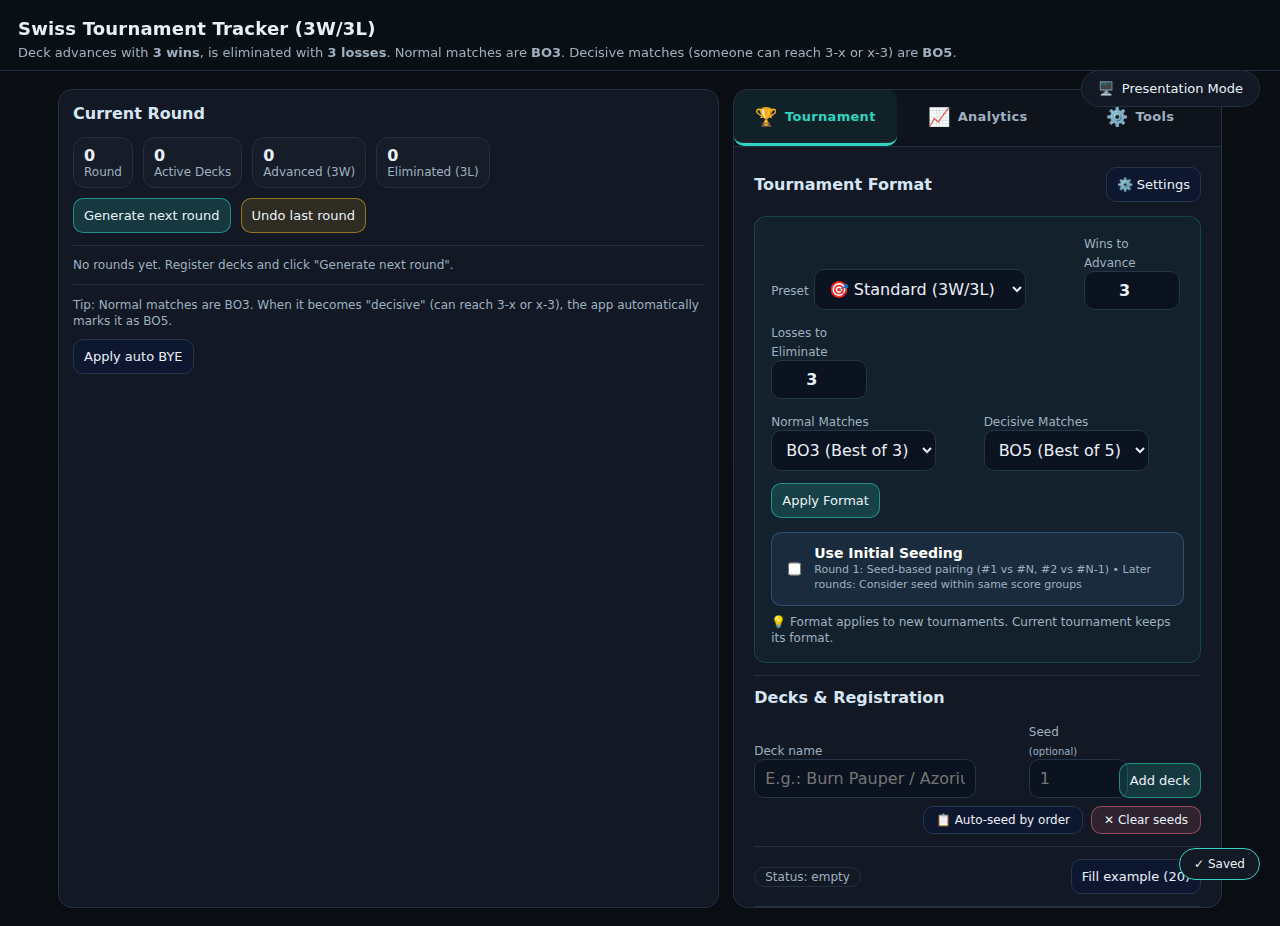
<file: index.html>
<!doctype html>
<html lang="en">
<head>
  <meta charset="utf-8" />
  <meta name="viewport" content="width=device-width,initial-scale=1" />
  <title>Swiss Tournament Tracker (3W/3L)</title>
  <link rel="stylesheet" href="assets/css/styles.css">
</head>
<body>
<header>
  <h1>Swiss Tournament Tracker (3W/3L)</h1>
  <div class="sub">
    Deck advances with <b>3 wins</b>, is eliminated with <b>3 losses</b>. Normal matches are <b>BO3</b>. Decisive matches (someone can reach 3-x or x-3) are <b>BO5</b>.
  </div>
</header>

<main>
  <div class="grid">

    <!-- LEFT PANEL -->
    <section class="card left-panel">
      <!-- Round History Navigator -->
      <div class="history-nav" id="historyNav" style="display: none;">
        <div class="row" style="justify-content: space-between;">
          <div class="round-selector">
            <button id="btnHistoryPrev">◀</button>
            <select id="historyRoundSelect"></select>
            <button id="btnHistoryNext">▶</button>
          </div>
          <button id="btnCloseHistory">✕ Close</button>
        </div>
        <div class="history-content" id="historyContent"></div>
      </div>

      <!-- Swiss Rounds Section -->
      <div id="swissSection">
        <h2>Current Round</h2>
        <div class="row" style="justify-content:space-between; align-items:flex-start;">
          <div class="kpi">
            <div class="k"><div class="n" id="kRound">0</div><div class="l">Round</div></div>
            <div class="k"><div class="n" id="kActive">0</div><div class="l">Active Decks</div></div>
            <div class="k"><div class="n" id="kAdv">0</div><div class="l">Advanced (3W)</div></div>
            <div class="k"><div class="n" id="kElim">0</div><div class="l">Eliminated (3L)</div></div>
          </div>

          <div class="row" style="justify-content:flex-end;">
            <button class="primary" id="btnNextRound">Generate next round</button>
            <button class="warn" id="btnUndoRound">Undo last round</button>
          </div>
        </div>

        <div class="sep"></div>

        <div id="pairsWrap" class="pairs"></div>

        <div class="sep"></div>
        <div class="row" style="justify-content:space-between;">
          <div class="hint">
            Tip: Normal matches are BO3. When it becomes "decisive" (can reach 3-x or x-3), the app automatically marks it as BO5.
          </div>
          <div class="row">
            <button id="btnAutoFinish" title="Marks as BYE if there's an odd deck in any round">Apply auto BYE</button>
          </div>
        </div>
      </div>

      <!-- Playoff Bracket Section (replaces Swiss when active) -->
      <div id="playoffSection" style="display: none;">
        <div class="row" style="justify-content:space-between; align-items:center; margin-bottom: 14px;">
          <h2 style="margin: 0;">🏆 Playoff Bracket</h2>
          <button id="btnCloseBracket" class="warn">← Back to Swiss</button>
        </div>
        <div id="bracketWrap" class="bracket"></div>
      </div>
    </section>

    <!-- RIGHT PANEL - TABS SYSTEM -->
    <aside class="card">
      <!-- Tab Navigation -->
      <div class="tabs-nav">
        <button class="tab-btn active" data-tab="tournament">
          <span class="tab-icon">🏆</span>
          <span class="tab-label">Tournament</span>
        </button>
        <button class="tab-btn" data-tab="analytics" id="btnOpenAnalytics">
          <span class="tab-icon">📈</span>
          <span class="tab-label">Analytics</span>
        </button>
        <button class="tab-btn" data-tab="tools">
          <span class="tab-icon">⚙️</span>
          <span class="tab-label">Tools</span>
        </button>
      </div>

      <!-- Tab Content Container -->
      <div class="tabs-content">
        
        <!-- ============================================
             TAB 1: TOURNAMENT
             ============================================ -->
        <div class="tab-pane active" id="tab-tournament">
          <div class="row" style="justify-content: space-between; align-items: center; margin-bottom: 14px;">
            <h2 style="margin: 0;">Tournament Format</h2>
            <button id="btnToggleFormat" class="format-toggle-btn">⚙️ Settings</button>
          </div>
          
          <div class="format-config hidden" id="formatConfigSection">
            <div class="row" style="gap:12px; align-items:flex-end;">
              <div style="flex:1;">
                <label class="small">Preset</label>
                <select id="formatPreset">
                  <option value="quick">⚡ Quick (2W/2L)</option>
                  <option value="standard" selected>🎯 Standard (3W/3L)</option>
                  <option value="extended">🏆 Extended (4W/4L)</option>
                  <option value="custom">⚙️ Custom</option>
                </select>
              </div>
              <div style="width:100px;">
                <label class="small">Wins to Advance</label>
                <input type="number" id="winsNeeded" min="1" max="10" value="3" />
              </div>
              <div style="width:100px;">
                <label class="small">Losses to Eliminate</label>
                <input type="number" id="lossesNeeded" min="1" max="10" value="3" />
              </div>
            </div>
            <div class="row" style="gap:12px; margin-top:12px; align-items:flex-end;">
              <div style="flex:1;">
                <label class="small">Normal Matches</label>
                <select id="normalFormat">
                  <option value="BO1">BO1 (Best of 1)</option>
                  <option value="BO3" selected>BO3 (Best of 3)</option>
                  <option value="BO5">BO5 (Best of 5)</option>
                </select>
              </div>
              <div style="flex:1;">
                <label class="small">Decisive Matches</label>
                <select id="decisiveFormat">
                  <option value="BO3">BO3 (Best of 3)</option>
                  <option value="BO5" selected>BO5 (Best of 5)</option>
                  <option value="BO7">BO7 (Best of 7)</option>
                </select>
              </div>
              <button id="btnApplyFormat" class="primary">Apply Format</button>
            </div>
            <div style="margin-top:14px; padding:12px; background:rgba(96,165,250,.08); border:1px solid rgba(96,165,250,.3); border-radius:10px;">
              <label style="display:flex; align-items:center; gap:10px; cursor:pointer; user-select:none;">
                <input type="checkbox" id="useSeedingCheckbox" style="width:18px; height:18px; cursor:pointer; accent-color:var(--good);">
                <div>
                  <div style="font-size:14px; font-weight:600; color:#fff;">Use Initial Seeding</div>
                  <div class="hint" style="margin-top:2px; font-size:11px;">
                    Round 1: Seed-based pairing (#1 vs #N, #2 vs #N-1) • Later rounds: Consider seed within same score groups
                  </div>
                </div>
              </label>
            </div>
            <div class="hint" style="margin-top:8px;">
              💡 Format applies to new tournaments. Current tournament keeps its format.
            </div>
          </div>

          <div class="sep"></div>

          <h2>Decks & Registration</h2>

          <div class="row" style="width:100%; gap:10px; align-items:flex-end;">
            <div style="flex:1; min-width:240px;">
              <label class="small">Deck name</label>
              <input id="deckName" placeholder="E.g.: Burn Pauper / Azorius Control / Elves..." />
            </div>
            <div style="width:80px;">
              <label class="small">Seed <span class="hint" style="font-size:10px;">(optional)</span></label>
              <input type="number" id="deckSeed" placeholder="1" min="1" max="999" />
            </div>
            <button class="primary" id="btnAddDeck">Add deck</button>
          </div>

          <div class="row" style="justify-content:flex-end; gap:8px; margin-top:8px;">
            <button id="btnAutoSeed" style="font-size:12px; padding:6px 12px;">📋 Auto-seed by order</button>
            <button id="btnClearSeeds" class="danger" style="font-size:12px; padding:6px 12px;">✕ Clear seeds</button>
          </div>

          <div class="sep"></div>

          <div class="row" style="justify-content:space-between; align-items:center;">
            <span class="pill" id="statusPill">Status: empty</span>
            <div class="row">
              <button id="btnSeedExample">Fill example (20)</button>
            </div>
          </div>

          <div class="sep"></div>

          <h2 style="margin-top:0;">Standings</h2>
          <div style="max-height:400px; overflow:auto; border-radius:12px; border:1px solid #1f2a3b;">
            <table id="decksTable">
              <thead>
                <tr>
                  <th id="seedHeader" style="width:50px; display:none;">Seed</th>
                  <th>Deck</th>
                  <th class="right">W-L</th>
                  <th>Status</th>
                  <th class="right">Actions</th>
                </tr>
              </thead>
              <tbody></tbody>
            </table>
          </div>

          <div class="sep"></div>

          <h2>Playoff Bracket</h2>
          <div class="row">
            <select id="bracketSize">
              <option value="4">Top 4</option>
              <option value="8" selected>Top 8</option>
            </select>
            <button class="primary" id="btnBuildBracket">Build bracket</button>
            <button id="btnSimBracket">Simulate</button>
          </div>
          <div class="hint" style="margin-top:8px;">
            Bracket uses performance seeding (#1 vs #8, etc.) and appears on the left panel.
          </div>

          <div class="sep"></div>
          <h2>Activity Log</h2>
          <div id="log" class="log"></div>
        </div>

        <!-- ============================================
             TAB 2: ANALYTICS (NEW!)
             ============================================ -->
        <div class="tab-pane" id="tab-analytics">
          <h2>Performance Analytics</h2>
          
          <div class="analytics-grid">
            <!-- Win Rate Chart -->
            <div class="chart-card">
              <h3>📊 Win Rate by Deck</h3>
              <div id="chartWinRate" class="chart-container"></div>
            </div>

            <!-- Progress Chart -->
            <div class="chart-card">
              <h3>📈 Wins Progression</h3>
              <div id="chartProgress" class="chart-container"></div>
            </div>

            <!-- Status Distribution -->
            <div class="chart-card">
              <h3>🎯 Status Distribution</h3>
              <div id="chartStatus" class="chart-container"></div>
            </div>

            <!-- Head to Head -->
            <div class="chart-card full-width">
              <h3>🔥 Head-to-Head Matrix</h3>
              <div id="chartHeadToHead" class="chart-container"></div>
            </div>

            <!-- Top Performers -->
            <div class="chart-card full-width">
              <h3>🏆 Top Performers</h3>
              <div id="leaderboard" class="leaderboard"></div>
            </div>
          </div>
        </div>

        <!-- ============================================
             TAB 3: TOOLS
             ============================================ -->
        <div class="tab-pane" id="tab-tools">
          <h2>Tournament Tools</h2>

          <!-- Round Timer -->
          <details class="tool-section">
            <summary>⏱️ Round Timer</summary>
            <div class="timer-widget-compact" id="timerWidget">
              <div class="timer-display" id="timerDisplay">00:00</div>
              <div class="timer-controls">
                <button class="primary" id="btnTimerStart">Start</button>
                <button class="warn" id="btnTimerPause">Pause</button>
                <button id="btnTimerReset">Reset</button>
              </div>
              <div class="timer-presets">
                <button data-minutes="30">30m</button>
                <button data-minutes="45">45m</button>
                <button data-minutes="60">60m</button>
                <button data-minutes="90">90m</button>
              </div>
            </div>
          </details>

          <div class="sep"></div>

          <!-- History -->
          <details class="tool-section">
            <summary>📜 Round History</summary>
            <div class="tool-content">
              <button id="btnViewHistory" class="primary" style="width:100%;">View Round History</button>
              <p class="hint" style="margin-top:8px;">Browse through all previous rounds and their results.</p>
            </div>
          </details>

          <div class="sep"></div>

          <!-- Tournament Archive -->
          <details class="tool-section">
            <summary>🏆 Tournament Archive</summary>
            <div class="archive-section">
              <div class="row" style="justify-content: space-between; align-items: center; margin-bottom:10px;">
                <div class="row">
                  <button class="primary" id="btnSaveTournament">Save Current</button>
                  <button id="btnCompare">Compare</button>
                </div>
              </div>
              <div class="tournament-list" id="tournamentList"></div>
            </div>
          </details>

          <!-- Comparison View (hidden by default) -->
          <div id="comparisonView" style="display: none;">
            <div class="sep"></div>
            <div class="row" style="justify-content: space-between; align-items: center;">
              <h3 style="margin: 0;">📊 Tournament Comparison</h3>
              <button id="btnCloseComparison">Close</button>
            </div>
            <div class="comparison-grid" id="comparisonGrid"></div>
          </div>

          <div class="sep"></div>

          <!-- Backup/Export -->
          <details class="tool-section">
            <summary>💾 Backup & Export</summary>
            <div class="tool-content">
              <div class="row">
                <button id="btnExport">Export JSON</button>
                <button id="btnDownload">Download</button>
                <button id="btnImport">Import</button>
              </div>
              <textarea id="jsonBox" rows="6" style="width:100%; margin-top:10px;" placeholder="Export appears here. To import, paste and click Import."></textarea>
            </div>
          </details>

          <div class="sep"></div>

          <!-- Reset Options -->
          <details class="tool-section">
            <summary>🔄 Reset Options</summary>
            <div class="tool-content">
              <button class="warn" id="btnResetTournament" style="width:100%; margin-bottom:8px;">Reset Tournament (Keep Decks)</button>
              <button class="danger" id="btnResetAll" style="width:100%;">Reset Everything</button>
              <p class="hint" style="margin-top:8px;">Reset Tournament clears rounds/bracket but keeps decks.</p>
            </div>
          </details>
        </div>

      </div>
    </aside>

  </div>
</main>

<!-- Toast Notifications Container -->
<div class="toast-container" id="toastContainer"></div>

<!-- Auto-save Indicator -->
<div class="save-indicator" id="saveIndicator">
  <div class="spinner"></div>
  <span class="text">Saving...</span>
</div>

<!-- Presentation Mode Toggle -->
<div class="presentation-toggle" id="presentationToggle">
  <span id="presentationIcon">🖥️</span>
  <span id="presentationText">Presentation Mode</span>
</div>

<!-- Analytics Fullscreen Mode -->
<div class="analytics-fullscreen" id="analyticsFullscreen" style="display: none;">
  <div class="analytics-header">
    <div class="analytics-title">
      <h1>📊 Performance Analytics</h1>
      <p class="analytics-subtitle">Interactive tournament statistics and visualizations</p>
    </div>
    <button class="analytics-close" id="btnCloseAnalytics">✕ Close</button>
  </div>

  <div class="analytics-controls">
    <div class="deck-selector">
      <h3>Select Decks to Display:</h3>
      <div class="deck-chips" id="deckChips"></div>
    </div>
    <div class="chart-options">
      <label>
        <input type="checkbox" id="showWinRate" checked> Win Rate Chart
      </label>
      <label>
        <input type="checkbox" id="showProgress" checked> Progress Chart
      </label>
      <label>
        <input type="checkbox" id="showHeadToHead" checked> Head-to-Head
      </label>
    </div>
  </div>

  <div class="analytics-main">
    <!-- Large Charts -->
    <div class="chart-large" id="chartWinRateLarge" style="display: none;"></div>
    <div class="chart-large" id="chartProgressLarge" style="display: none;"></div>
    <div class="chart-large" id="chartHeadToHeadLarge" style="display: none;"></div>
    
    <!-- Stats Summary -->
    <div class="stats-summary" id="statsSummary"></div>
  </div>
</div>

<script src="assets/js/app.js"></script>

<!--
HOW TO RUN LOCALLY AT THE OFFICE
1) Save these files (index.html, styles.css, app.js) in the same folder.
2) Open with double-click (Chrome/Edge/Firefox).
3) If you want it on the network/local with URL:
   - On the PC that will "host", open terminal in the folder and run:
     python -m http.server 8080
   - On another PC in the network, access: http://PC_IP:8080/
-->
</body>
</html>
</file>
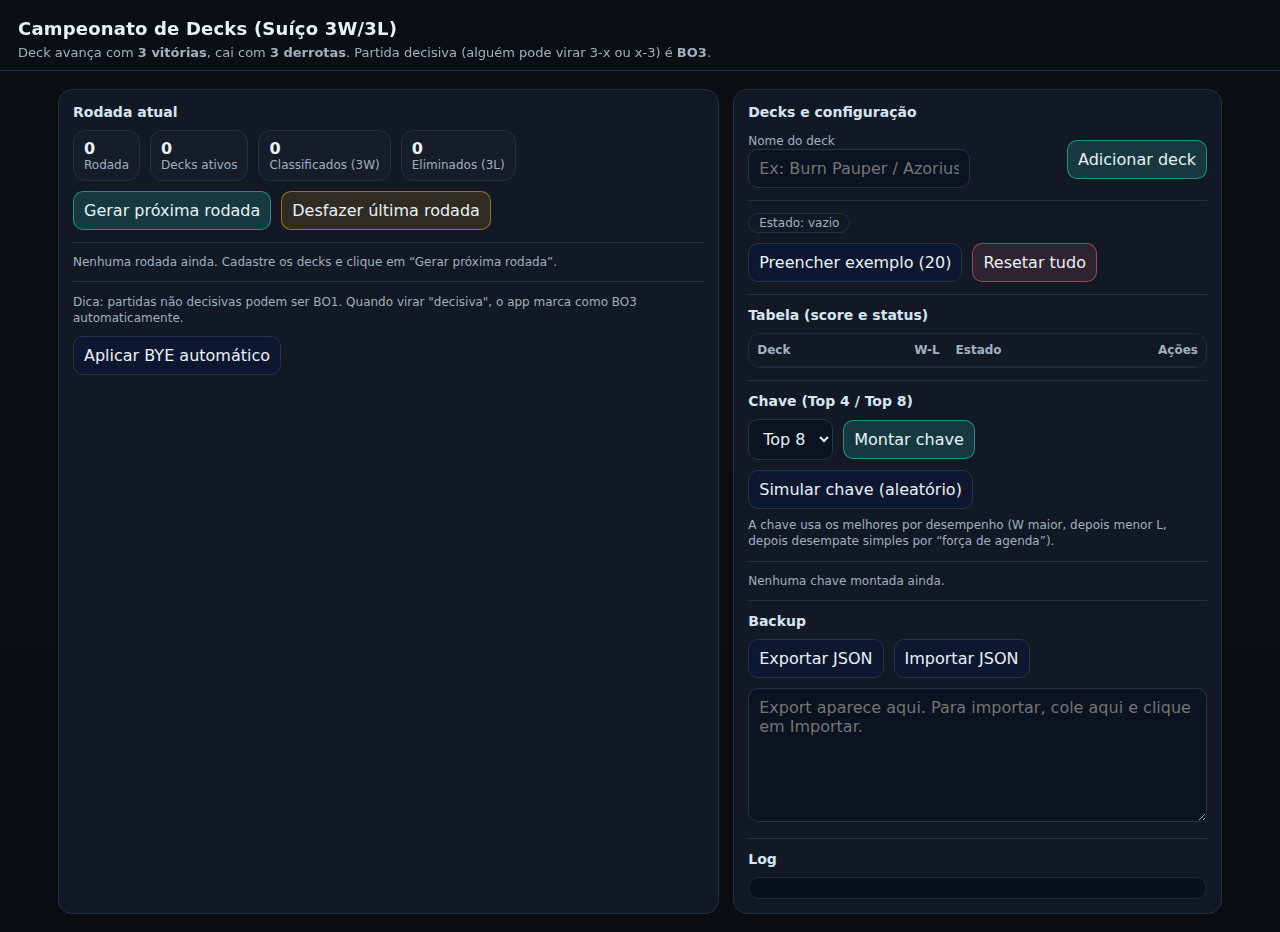
<file: index.backup.html>
<!doctype html>
<html lang="pt-BR">
<head>
  <meta charset="utf-8" />
  <meta name="viewport" content="width=device-width,initial-scale=1" />
  <title>Campeonato de Decks (Suíço 3W/3L)</title>
  <style>
    :root{ --bg:#0b0f14; --card:#121824; --muted:#9fb0c0; --text:#e9f1f8; --line:#233041; --good:#2dd4bf; --bad:#fb7185; --warn:#fbbf24; }
    *{ box-sizing:border-box; }
    body{ margin:0; font-family:system-ui,-apple-system,Segoe UI,Roboto,Arial; background:linear-gradient(180deg,#0b0f14,#0a0d12); color:var(--text); }
    header{ padding:18px 18px 10px; border-bottom:1px solid var(--line); position:sticky; top:0; background:rgba(11,15,20,.92); backdrop-filter: blur(10px); z-index:10; }
    header h1{ margin:0; font-size:18px; letter-spacing:.2px; }
    header .sub{ margin-top:6px; color:var(--muted); font-size:13px; }
    main{ padding:18px; max-width:1200px; margin:0 auto; }
    .grid{ display:grid; gap:14px; grid-template-columns: 1.15fr .85fr; }
    @media (max-width: 980px){ .grid{ grid-template-columns: 1fr; } }
    .card{ background:var(--card); border:1px solid var(--line); border-radius:14px; padding:14px; }
    .card h2{ margin:0 0 10px; font-size:14px; color:#d6e5f3; }
    .row{ display:flex; gap:10px; flex-wrap:wrap; align-items:center; }
    input, button, select, textarea{
      font:inherit; color:var(--text); background:#0b1220; border:1px solid #263449;
      border-radius:10px; padding:9px 10px;
    }
    input:focus, select:focus, textarea:focus{ outline:2px solid rgba(45,212,191,.25); border-color: rgba(45,212,191,.55); }
    button{ cursor:pointer; background:#0e1730; }
    button:hover{ border-color:#3b536e; }
    button.primary{ background:rgba(45,212,191,.18); border-color:rgba(45,212,191,.55); }
    button.danger{ background:rgba(251,113,133,.12); border-color:rgba(251,113,133,.5); }
    button.warn{ background:rgba(251,191,36,.12); border-color:rgba(251,191,36,.5); }
    .pill{ display:inline-flex; gap:6px; align-items:center; padding:2px 10px; border-radius:999px; border:1px solid var(--line); color:var(--muted); font-size:12px; }
    .pill.good{ border-color:rgba(45,212,191,.55); color:#bff7ee; background:rgba(45,212,191,.08); }
    .pill.bad{ border-color:rgba(251,113,133,.5); color:#ffd2da; background:rgba(251,113,133,.08); }
    .pill.warn{ border-color:rgba(251,191,36,.55); color:#ffe7b0; background:rgba(251,191,36,.08); }
    .muted{ color:var(--muted); font-size:12px; }
    .sep{ height:1px; background:var(--line); margin:12px 0; }
    table{ width:100%; border-collapse:collapse; }
    th, td{ border-bottom:1px solid #1c2736; padding:9px 8px; vertical-align:top; text-align:left; }
    th{ font-size:12px; color:var(--muted); font-weight:600; }
    td{ font-size:13px; }
    .right{ text-align:right; }
    .small{ font-size:12px; color:var(--muted); }
    .pairs{ display:grid; gap:10px; }
    .pair{
      border:1px solid #1f2a3b; border-radius:14px; padding:12px;
      background:linear-gradient(180deg, rgba(255,255,255,.02), rgba(255,255,255,0));
    }
    .pair .top{ display:flex; justify-content:space-between; gap:10px; align-items:center; }
    .pair .names{ display:flex; flex-direction:column; gap:4px; }
    .pair .names b{ font-size:14px; }
    .pair .names span{ font-size:12px; color:var(--muted); }
    .pair .controls{ display:flex; gap:8px; align-items:center; flex-wrap:wrap; justify-content:flex-end; }
    .badge{ font-size:12px; padding:2px 8px; border-radius:999px; border:1px solid var(--line); color:var(--muted); }
    .badge.bo3{ border-color:rgba(251,191,36,.55); color:#ffe7b0; background:rgba(251,191,36,.08); }
    .badge.bo1{ border-color:rgba(159,176,192,.35); background:rgba(159,176,192,.05); }
    .log{ white-space:pre-wrap; font-family: ui-monospace, SFMono-Regular, Menlo, Monaco, Consolas, "Liberation Mono", "Courier New"; font-size:12px; color:#cfe0f0; background:#0a101b; border:1px solid #1f2a3b; border-radius:12px; padding:10px; max-height:220px; overflow:auto; }
    .kpi{ display:flex; gap:10px; flex-wrap:wrap; }
    .kpi .k{ padding:8px 10px; border-radius:12px; border:1px solid var(--line); background:rgba(255,255,255,.02); }
    .k .n{ font-size:16px; font-weight:700; }
    .k .l{ font-size:12px; color:var(--muted); }
    .bracket{ display:grid; gap:10px; grid-template-columns:1fr; }
    .bracket .match{ border:1px solid #1f2a3b; border-radius:14px; padding:12px; }
    .match .line{ display:flex; justify-content:space-between; gap:10px; padding:6px 0; border-bottom:1px dashed #1c2736; }
    .match .line:last-child{ border-bottom:none; }
    .winner{ color:#bff7ee; font-weight:700; }
    .loser{ color:#ffd2da; }
    .hint{ font-size:12px; color:var(--muted); line-height:1.35; }
  </style>
</head>
<body>
<header>
  <h1>Campeonato de Decks (Suíço 3W/3L)</h1>
  <div class="sub">
    Deck avança com <b>3 vitórias</b>, cai com <b>3 derrotas</b>. Partida decisiva (alguém pode virar 3-x ou x-3) é <b>BO3</b>.
  </div>
</header>

<main>
  <div class="grid">

    <!-- ESQUERDA -->
    <section class="card">
      <h2>Rodada atual</h2>
      <div class="row" style="justify-content:space-between; align-items:flex-start;">
        <div class="kpi">
          <div class="k"><div class="n" id="kRound">0</div><div class="l">Rodada</div></div>
          <div class="k"><div class="n" id="kActive">0</div><div class="l">Decks ativos</div></div>
          <div class="k"><div class="n" id="kAdv">0</div><div class="l">Classificados (3W)</div></div>
          <div class="k"><div class="n" id="kElim">0</div><div class="l">Eliminados (3L)</div></div>
        </div>

        <div class="row" style="justify-content:flex-end;">
          <button class="primary" id="btnNextRound">Gerar próxima rodada</button>
          <button class="warn" id="btnUndoRound">Desfazer última rodada</button>
        </div>
      </div>

      <div class="sep"></div>

      <div id="pairsWrap" class="pairs"></div>

      <div class="sep"></div>
      <div class="row" style="justify-content:space-between;">
        <div class="hint">
          Dica: partidas não decisivas podem ser BO1. Quando virar "decisiva", o app marca como BO3 automaticamente.
        </div>
        <div class="row">
          <button id="btnAutoFinish" title="Marca como bye se sobrar deck ímpar em alguma rodada">Aplicar BYE automático</button>
        </div>
      </div>
    </section>

    <!-- DIREITA -->
    <aside class="card">
      <h2>Decks e configuração</h2>

      <div class="row" style="width:100%;">
        <div style="flex:1; min-width:240px;">
          <label class="small">Nome do deck</label>
          <input id="deckName" placeholder="Ex: Burn Pauper / Azorius Control / Elfos..." />
        </div>
        <div style="display:flex; gap:10px; align-items:flex-end;">
          <button class="primary" id="btnAddDeck">Adicionar deck</button>
        </div>
      </div>

      <div class="sep"></div>

      <div class="row" style="justify-content:space-between; align-items:center;">
        <span class="pill" id="statusPill">Estado: vazio</span>
        <div class="row">
          <button id="btnSeedExample">Preencher exemplo (20)</button>
          <button class="danger" id="btnResetAll">Resetar tudo</button>
        </div>
      </div>

      <div class="sep"></div>

      <h2 style="margin-top:0;">Tabela (score e status)</h2>
      <div style="max-height:360px; overflow:auto; border-radius:12px; border:1px solid #1f2a3b;">
        <table id="decksTable">
          <thead>
            <tr>
              <th>Deck</th>
              <th class="right">W-L</th>
              <th>Estado</th>
              <th class="right">Ações</th>
            </tr>
          </thead>
          <tbody></tbody>
        </table>
      </div>

      <div class="sep"></div>

      <h2>Chave (Top 4 / Top 8)</h2>
      <div class="row">
        <select id="bracketSize">
          <option value="4">Top 4</option>
          <option value="8" selected>Top 8</option>
        </select>
        <button class="primary" id="btnBuildBracket">Montar chave</button>
        <button id="btnSimBracket">Simular chave (aleatório)</button>
      </div>
      <div class="hint" style="margin-top:8px;">
        A chave usa os melhores por desempenho (W maior, depois menor L, depois desempate simples por “força de agenda”).
      </div>
      <div class="sep"></div>
      <div id="bracketWrap" class="bracket"></div>

      <div class="sep"></div>

      <h2>Backup</h2>
      <div class="row">
        <button id="btnExport">Exportar JSON</button>
        <button id="btnImport">Importar JSON</button>
      </div>
      <textarea id="jsonBox" rows="6" style="width:100%; margin-top:10px;" placeholder="Export aparece aqui. Para importar, cole aqui e clique em Importar."></textarea>

      <div class="sep"></div>
      <h2>Log</h2>
      <div id="log" class="log"></div>
    </aside>

  </div>
</main>

<script>
(() => {
  // =========================
  // Storage + State
  // =========================
  const LS_KEY = "swiss_decks_3w3l_v1";

  /** @typedef {{
   *  id: string,
   *  name: string,
   *  wins: number,
   *  losses: number,
   *  status: 'active'|'advanced'|'eliminated',
   *  opponents: string[],
   *  byeCount: number
   * }} Deck */

  /** @typedef {{
   *  round: number,
   *  pairs: Array<{
   *    id: string,
   *    a: string,
   *    b: string|null,
   *    format: 'BO1'|'BO3',
   *    result: 'A'|'B'|'BYE'|null
   *  }>,
   *  createdAt: number
   * }} Round */

  /** @typedef {{
   *  decks: Deck[],
   *  rounds: Round[],
   *  bracket: any|null,
   *  log: string[]
   * }} AppState */

  /** @type {AppState} */
  let state = load() ?? {
    decks: [],
    rounds: [],
    bracket: null,
    log: []
  };

  // =========================
  // DOM
  // =========================
  const $ = (sel) => document.querySelector(sel);

  const deckName = $("#deckName");
  const btnAddDeck = $("#btnAddDeck");
  const btnSeedExample = $("#btnSeedExample");
  const btnResetAll = $("#btnResetAll");

  const btnNextRound = $("#btnNextRound");
  const btnUndoRound = $("#btnUndoRound");
  const btnAutoFinish = $("#btnAutoFinish");

  const pairsWrap = $("#pairsWrap");
  const decksTable = $("#decksTable tbody");
  const statusPill = $("#statusPill");

  const kRound = $("#kRound");
  const kActive = $("#kActive");
  const kAdv = $("#kAdv");
  const kElim = $("#kElim");

  const bracketSize = $("#bracketSize");
  const btnBuildBracket = $("#btnBuildBracket");
  const btnSimBracket = $("#btnSimBracket");
  const bracketWrap = $("#bracketWrap");

  const btnExport = $("#btnExport");
  const btnImport = $("#btnImport");
  const jsonBox = $("#jsonBox");

  const logEl = $("#log");

  // =========================
  // Helpers
  // =========================
  const uid = () => Math.random().toString(16).slice(2) + "-" + Date.now().toString(16);
  const now = () => Date.now();

  function save() {
    localStorage.setItem(LS_KEY, JSON.stringify(state));
  }
  function load() {
    try {
      const raw = localStorage.getItem(LS_KEY);
      if (!raw) return null;
      return JSON.parse(raw);
    } catch {
      return null;
    }
  }

  function log(msg) {
    const stamp = new Date().toLocaleString("pt-BR");
    state.log.push(`[${stamp}] ${msg}`);
    if (state.log.length > 200) state.log.shift();
    save();
    renderLog();
  }

  function clampStatus(deck) {
    if (deck.wins >= 3) deck.status = "advanced";
    else if (deck.losses >= 3) deck.status = "eliminated";
    else deck.status = "active";
  }

  function getDeck(id) {
    return state.decks.find(d => d.id === id) || null;
  }

  function isActive(deck) {
    return deck.status === "active";
  }

  // decisiva se alguém pode fechar 3W ou cair na 3ª derrota
  function isDecisive(a, b) {
    const da = getDeck(a);
    const db = b ? getDeck(b) : null;
    if (!da) return false;
    const aDec = (da.wins === 2 || da.losses === 2);
    const bDec = db ? (db.wins === 2 || db.losses === 2) : false;
    return aDec || bDec;
  }

  // Força de agenda (desempate simples): soma das vitórias dos oponentes
  function sos(deck) {
    let s = 0;
    for (const oid of deck.opponents) {
      const od = getDeck(oid);
      if (od) s += od.wins;
    }
    return s;
  }

  function sortedDecksForTable() {
    const copy = [...state.decks];
    copy.sort((x, y) => {
      // advanced primeiro? melhor só ordenar por desempenho
      if (y.wins !== x.wins) return y.wins - x.wins;
      if (x.losses !== y.losses) return x.losses - y.losses;
      const sx = sos(x), sy = sos(y);
      if (sy !== sx) return sy - sx;
      return x.name.localeCompare(y.name);
    });
    return copy;
  }

  function activeDecks() {
    return state.decks.filter(d => d.status === "active");
  }

  function canGenerateRound() {
    return activeDecks().length >= 2;
  }

  function lastRound() {
    if (state.rounds.length === 0) return null;
    return state.rounds[state.rounds.length - 1];
  }

  // Check se round atual está completo (todos pares com resultado)
  function currentRoundComplete() {
    const r = lastRound();
    if (!r) return true;
    return r.pairs.every(p => p.result !== null);
  }

  // =========================
  // Pairing (Swiss)
  // =========================
  function makeSwissPairs() {
    // Pré-condição: round anterior completo ou não existe
    if (!currentRoundComplete()) {
      alert("Finalize os resultados da rodada atual antes de gerar a próxima.");
      return null;
    }

    const act = activeDecks();
    if (act.length < 2) {
      alert("Não há decks ativos suficientes para parear.");
      return null;
    }

    // Agrupar por (wins, losses) como score group
    // Ordena por desempenho geral + SoS para estabilidade
    const ordered = [...act].sort((a,b) => {
      if (b.wins !== a.wins) return b.wins - a.wins;
      if (a.losses !== b.losses) return a.losses - b.losses;
      const sa = sos(a), sb = sos(b);
      if (sb !== sa) return sb - sa;
      return a.name.localeCompare(b.name);
    });

    // Tenta evitar repetir confrontos
    const used = new Set();
    const pairs = [];

    // Helper para achar o melhor adversário disponível
    function pickOpponent(i) {
      const A = ordered[i];
      // tenta priorizar mesma pontuação (wins-losses)
      const candidates = [];
      for (let j=i+1; j<ordered.length; j++) {
        const B = ordered[j];
        if (used.has(B.id)) continue;
        candidates.push(B);
      }
      // scoring: mesma bracket primeiro, depois evitar repetição, depois proximidade de desempenho, depois SoS
      candidates.sort((b1, b2) => {
        const s1 = pairScore(A, b1);
        const s2 = pairScore(A, b2);
        return s2 - s1;
      });
      return candidates[0] || null;
    }

    function pairScore(A, B) {
      let score = 0;
      const sameWL = (A.wins === B.wins && A.losses === B.losses);
      const diff = Math.abs((A.wins - A.losses) - (B.wins - B.losses));
      const already = A.opponents.includes(B.id);
      if (sameWL) score += 100;
      score += Math.max(0, 40 - diff*10);
      if (!already) score += 60; else score -= 120;
      // leve ajuste por SoS
      score += Math.max(-10, Math.min(10, sos(B) - sos(A)));
      return score;
    }

    for (let i=0; i<ordered.length; i++) {
      const A = ordered[i];
      if (used.has(A.id)) continue;

      used.add(A.id);
      const opp = pickOpponent(i);
      if (opp) {
        used.add(opp.id);
        pairs.push({
          id: uid(),
          a: A.id,
          b: opp.id,
          format: isDecisive(A.id, opp.id) ? "BO3" : "BO1",
          result: null
        });
      } else {
        // BYE (caso ímpar)
        pairs.push({
          id: uid(),
          a: A.id,
          b: null,
          format: "BO1",
          result: null
        });
      }
    }

    return pairs;
  }

  // =========================
  // Apply results
  // =========================
  function applyPairResult(pair, res) {
    if (pair.result !== null) {
      // Se já tinha resultado, desfaz antes (para permitir alterar)
      rollbackPairResult(pair, pair.result);
    }
    pair.result = res;

    const A = getDeck(pair.a);
    const B = pair.b ? getDeck(pair.b) : null;

    if (!A) return;

    if (res === "BYE") {
      A.wins += 1;
      A.byeCount += 1;
      clampStatus(A);
      log(`BYE: ${A.name} recebe 1 vitória (agora ${A.wins}-${A.losses}).`);
      save();
      renderAll();
      return;
    }

    if (!B) return;

    // registra oponentes (1x)
    if (!A.opponents.includes(B.id)) A.opponents.push(B.id);
    if (!B.opponents.includes(A.id)) B.opponents.push(A.id);

    if (res === "A") {
      A.wins += 1;
      B.losses += 1;
      clampStatus(A); clampStatus(B);
      log(`Resultado: ${A.name} venceu ${B.name} (${A.wins}-${A.losses} / ${B.wins}-${B.losses}).`);
    } else if (res === "B") {
      B.wins += 1;
      A.losses += 1;
      clampStatus(A); clampStatus(B);
      log(`Resultado: ${B.name} venceu ${A.name} (${B.wins}-${B.losses} / ${A.wins}-${A.losses}).`);
    }
    save();
    renderAll();
  }

  function rollbackPairResult(pair, res) {
    // desfaz efeitos do res antigo
    const A = getDeck(pair.a);
    const B = pair.b ? getDeck(pair.b) : null;
    if (!A) return;
    if (res === "BYE") {
      A.wins = Math.max(0, A.wins - 1);
      A.byeCount = Math.max(0, A.byeCount - 1);
      clampStatus(A);
      return;
    }
    if (!B) return;

    // desfaz W/L
    if (res === "A") {
      A.wins = Math.max(0, A.wins - 1);
      B.losses = Math.max(0, B.losses - 1);
    } else if (res === "B") {
      B.wins = Math.max(0, B.wins - 1);
      A.losses = Math.max(0, A.losses - 1);
    }

    // NÃO removo opponents no rollback (pra não quebrar SoS/agenda)
    // mas isso só impacta se você ficar mudando resultados várias vezes;
    // manter opponents é mais simples e OK pro escritório.
    clampStatus(A); clampStatus(B);
  }

  // =========================
  // Bracket
  // =========================
  function buildBracket() {
    const size = parseInt(bracketSize.value, 10);
    if (![4,8].includes(size)) return;

    // Considera todos decks e pega os melhores
    const ranked = sortedDecksForTable();
    if (ranked.length < size) {
      alert(`Você precisa de pelo menos ${size} decks cadastrados.`);
      return;
    }

    const selected = ranked.slice(0, size);

    // Se já tiver muita gente "active", ok. Se preferir só classificados, descomenta:
    // const selected = ranked.filter(d => d.status === 'advanced').slice(0, size);

    // Seeds: 1 vs N, 2 vs N-1...
    const seeds = selected.map((d, idx) => ({ seed: idx+1, deckId: d.id }));
    const firstRound = [];
    for (let i=0; i<size/2; i++) {
      const a = seeds[i];
      const b = seeds[size-1-i];
      firstRound.push({
        id: uid(),
        a: a.deckId,
        b: b.deckId,
        aSeed: a.seed,
        bSeed: b.seed,
        result: null // 'A'|'B'
      });
    }

    state.bracket = {
      size,
      rounds: [
        { name: "Quartas/ Semis (R1)", matches: firstRound },
        // próximas rodadas serão preenchidas quando decidir vencedores
      ]
    };
    save();
    renderBracket();
    log(`Chave montada: Top ${size}.`);
  }

  function bracketAdvance() {
    const br = state.bracket;
    if (!br) return;

    // constrói próximas rodadas conforme vencedores
    const rounds = br.rounds;
    let current = rounds[rounds.length - 1];
    if (!current) return;

    if (!current.matches.every(m => m.result)) {
      alert("Defina o vencedor de todas as partidas da rodada atual da chave.");
      return;
    }

    // pega vencedores
    const winners = current.matches.map(m => m.result === "A" ? m.a : m.b);
    if (winners.length === 1) {
      // acabou
      return;
    }

    const nextMatches = [];
    for (let i=0; i<winners.length; i += 2) {
      nextMatches.push({
        id: uid(),
        a: winners[i],
        b: winners[i+1],
        aSeed: null,
        bSeed: null,
        result: null
      });
    }

    const roundName =
      winners.length === 2 ? "Final" :
      winners.length === 4 ? "Semifinal" :
      winners.length === 8 ? "Quartas" : `R${rounds.length+1}`;

    rounds.push({ name: roundName, matches: nextMatches });
    save();
    renderBracket();
  }

  function setBracketResult(roundIdx, matchId, res) {
    const br = state.bracket;
    if (!br) return;
    const r = br.rounds[roundIdx];
    const m = r.matches.find(x => x.id === matchId);
    if (!m) return;
    m.result = res;
    save();
    renderBracket();
  }

  function simulateBracket() {
    if (!state.bracket) {
      buildBracket();
      if (!state.bracket) return;
    }
    // simula rodada por rodada
    while (true) {
      const br = state.bracket;
      const cur = br.rounds[br.rounds.length - 1];
      // decide vencedores aleatórios para quem não tem
      for (const m of cur.matches) {
        if (!m.result) m.result = (Math.random() < 0.5 ? "A" : "B");
      }
      save();
      renderBracket();
      if (cur.matches.length === 1) break;
      bracketAdvance();
    }
    const final = state.bracket.rounds[state.bracket.rounds.length - 1].matches[0];
    const champId = final.result === "A" ? final.a : final.b;
    const champ = getDeck(champId);
    log(`Simulação da chave concluída. Campeão: ${champ ? champ.name : champId}.`);
  }

  // =========================
  // UI rendering
  // =========================
  function renderKPIs() {
    const act = state.decks.filter(d => d.status === "active").length;
    const adv = state.decks.filter(d => d.status === "advanced").length;
    const elim = state.decks.filter(d => d.status === "eliminated").length;
    kRound.textContent = String(state.rounds.length);
    kActive.textContent = String(act);
    kAdv.textContent = String(adv);
    kElim.textContent = String(elim);

    const total = state.decks.length;
    statusPill.className = "pill";
    if (total === 0) {
      statusPill.textContent = "Estado: vazio";
    } else if (!canGenerateRound()) {
      statusPill.textContent = `Estado: ${total} decks cadastrados (sem pareamento disponível)`;
      statusPill.classList.add("warn");
    } else {
      statusPill.textContent = `Estado: ${total} decks cadastrados`;
      statusPill.classList.add("good");
    }
  }

  function renderDecksTable() {
    decksTable.innerHTML = "";
    const rows = sortedDecksForTable();
    for (const d of rows) {
      const tr = document.createElement("tr");

      const stLabel =
        d.status === "advanced" ? `<span class="pill good">Classificado</span>` :
        d.status === "eliminated" ? `<span class="pill bad">Eliminado</span>` :
        `<span class="pill">Ativo</span>`;

      tr.innerHTML = `
        <td>
          <div><b>${escapeHtml(d.name)}</b></div>
          <div class="small">SoS: ${sos(d)} · Oponentes: ${d.opponents.length} · BYE: ${d.byeCount}</div>
        </td>
        <td class="right"><b>${d.wins}-${d.losses}</b></td>
        <td>${stLabel}</td>
        <td class="right">
          <button data-act="rename" data-id="${d.id}">Renomear</button>
          <button class="danger" data-act="remove" data-id="${d.id}">Remover</button>
        </td>
      `;
      decksTable.appendChild(tr);
    }
  }

  function renderPairs() {
    pairsWrap.innerHTML = "";
    const r = lastRound();
    if (!r) {
      pairsWrap.innerHTML = `<div class="muted">Nenhuma rodada ainda. Cadastre os decks e clique em “Gerar próxima rodada”.</div>`;
      return;
    }

    for (const p of r.pairs) {
      const A = getDeck(p.a);
      const B = p.b ? getDeck(p.b) : null;
      const mdBadge = p.format === "BO3"
        ? `<span class="badge bo3">BO3 (decisiva)</span>`
        : `<span class="badge bo1">BO1</span>`;

      const scoreLine = () => {
        if (!A) return "";
        if (!B) return `${A.wins}-${A.losses} vs BYE`;
        return `${A.wins}-${A.losses} vs ${B.wins}-${B.losses}`;
      };

      const div = document.createElement("div");
      div.className = "pair";
      div.innerHTML = `
        <div class="top">
          <div class="names">
            <b>${escapeHtml(A ? A.name : p.a)} ${B ? `vs ${escapeHtml(B.name)}` : " (BYE?)"}</b>
            <span>${scoreLine()}</span>
          </div>
          <div class="controls">
            ${mdBadge}
            ${renderPairControls(p, A, B)}
          </div>
        </div>
      `;
      pairsWrap.appendChild(div);
    }
  }

  function renderPairControls(p, A, B) {
    const disabled = false;
    if (!B) {
      // bye control
      const checked = p.result === "BYE";
      return `
        <button class="primary" data-pair="${p.id}" data-res="BYE" ${disabled ? "disabled":""}>
          Marcar BYE (vitória)
        </button>
        <span class="muted">${checked ? "Resultado: BYE" : "Sem resultado"}</span>
      `;
    }
    const aWin = p.result === "A";
    const bWin = p.result === "B";
    return `
      <button class="${aWin ? "primary" : ""}" data-pair="${p.id}" data-res="A" ${disabled ? "disabled":""}>
        ${escapeHtml(A ? A.name : "A")} venceu
      </button>
      <button class="${bWin ? "primary" : ""}" data-pair="${p.id}" data-res="B" ${disabled ? "disabled":""}>
        ${escapeHtml(B ? B.name : "B")} venceu
      </button>
      <button data-pair="${p.id}" data-res="CLR" ${disabled ? "disabled":""}>Limpar</button>
      <span class="muted">${p.result ? "Resultado definido" : "Sem resultado"}</span>
    `;
  }

  function renderLog() {
    logEl.textContent = state.log.slice().reverse().join("\n");
  }

  function renderBracket() {
    bracketWrap.innerHTML = "";
    const br = state.bracket;
    if (!br) {
      bracketWrap.innerHTML = `<div class="muted">Nenhuma chave montada ainda.</div>`;
      return;
    }

    br.rounds.forEach((round, ri) => {
      const card = document.createElement("div");
      card.className = "match";
      card.innerHTML = `<div class="row" style="justify-content:space-between; align-items:center;">
          <b>${escapeHtml(round.name)}</b>
          ${ri === br.rounds.length - 1 && round.matches.every(m => m.result) && round.matches.length > 1
            ? `<button class="primary" data-br-advance="1">Avançar rodada</button>`
            : ""
          }
        </div>
        <div class="sep"></div>
        <div class="grid" style="grid-template-columns:1fr; gap:8px;"></div>
      `;
      const inner = card.querySelector(".grid");

      for (const m of round.matches) {
        const A = getDeck(m.a);
        const B = getDeck(m.b);

        const aName = A ? A.name : m.a;
        const bName = B ? B.name : m.b;

        const aCls = m.result === "A" ? "winner" : (m.result === "B" ? "loser" : "");
        const bCls = m.result === "B" ? "winner" : (m.result === "A" ? "loser" : "");

        const line = document.createElement("div");
        line.style.border = "1px solid #1f2a3b";
        line.style.borderRadius = "12px";
        line.style.padding = "10px";
        line.innerHTML = `
          <div class="row" style="justify-content:space-between; align-items:center;">
            <div style="min-width:240px;">
              <div class="small">BO3</div>
              <div class="${aCls}"><b>${escapeHtml(aName)}</b></div>
              <div class="${bCls}"><b>${escapeHtml(bName)}</b></div>
            </div>
            <div class="row" style="justify-content:flex-end;">
              <button class="${m.result==='A'?'primary':''}" data-br-set="${ri}:${m.id}:A">A venceu</button>
              <button class="${m.result==='B'?'primary':''}" data-br-set="${ri}:${m.id}:B">B venceu</button>
              <button data-br-set="${ri}:${m.id}:CLR">Limpar</button>
            </div>
          </div>
        `;
        inner.appendChild(line);
      }

      bracketWrap.appendChild(card);
    });

    // Se final definida, mostra campeão
    const last = br.rounds[br.rounds.length - 1];
    if (last && last.matches.length === 1 && last.matches[0].result) {
      const f = last.matches[0];
      const champId = f.result === "A" ? f.a : f.b;
      const champ = getDeck(champId);
      const champCard = document.createElement("div");
      champCard.className = "match";
      champCard.innerHTML = `<b>Campeão</b>
        <div class="sep"></div>
        <div style="font-size:16px;" class="winner">${escapeHtml(champ ? champ.name : champId)}</div>
      `;
      bracketWrap.appendChild(champCard);
    }
  }

  function renderAll() {
    renderKPIs();
    renderDecksTable();
    renderPairs();
    renderBracket();
    renderLog();

    btnNextRound.disabled = !canGenerateRound() || !currentRoundComplete();
    btnUndoRound.disabled = state.rounds.length === 0;
  }

  function escapeHtml(str) {
    return String(str).replace(/[&<>"']/g, s => ({
      "&":"&amp;","<":"&lt;",">":"&gt;",'"':"&quot;","'":"&#39;"
    }[s]));
  }

  // =========================
  // Actions
  // =========================
  function addDeck(name) {
    const n = name.trim();
    if (!n) return;
    state.decks.push({
      id: uid(),
      name: n,
      wins: 0,
      losses: 0,
      status: "active",
      opponents: [],
      byeCount: 0
    });
    save();
    log(`Deck adicionado: ${n}.`);
    renderAll();
  }

  function removeDeck(id) {
    const d = getDeck(id);
    if (!d) return;
    // Não deixa remover se já tem rodadas (pra não quebrar histórico)
    if (state.rounds.length > 0) {
      if (!confirm("Já existem rodadas registradas. Remover pode bagunçar o histórico. Remover mesmo assim?")) return;
    }
    state.decks = state.decks.filter(x => x.id !== id);
    // limpa referências em opponents (opcional)
    state.decks.forEach(x => x.opponents = x.opponents.filter(oid => oid !== id));
    save();
    log(`Deck removido: ${d.name}.`);
    renderAll();
  }

  function renameDeck(id) {
    const d = getDeck(id);
    if (!d) return;
    const n = prompt("Novo nome do deck:", d.name);
    if (!n) return;
    d.name = n.trim() || d.name;
    save();
    log(`Deck renomeado: ${d.name}.`);
    renderAll();
  }

  function resetAll() {
    if (!confirm("Resetar tudo? Isso apaga decks, rodadas e chave.")) return;
    state = { decks: [], rounds: [], bracket: null, log: [] };
    localStorage.removeItem(LS_KEY);
    renderAll();
  }

  function seedExample20() {
    if (state.decks.length > 0) {
      if (!confirm("Já existem decks cadastrados. Adicionar os exemplos mesmo assim?")) return;
    }
    const examples = [
      "Burn", "Izzet Spells", "Azorius Control", "Mono Green Stompy",
      "Rakdos Midrange", "Elfos", "Bogles", "Tron", "Affinity", "Goblins",
      "Dimir Faeries", "Boros Synth", "Jeskai Ephemerate", "Gruul Aggro",
      "Orzhov Lifegain", "Selesnya Auras", "Storm", "Merfolk", "Reanimator", "Humans"
    ];
    examples.forEach(n => addDeck(n));
  }

  function nextRound() {
    const pairs = makeSwissPairs();
    if (!pairs) return;

    const round = {
      round: state.rounds.length + 1,
      pairs,
      createdAt: now()
    };
    state.rounds.push(round);
    state.bracket = null; // opcional: reseta chave ao criar nova rodada
    save();
    log(`Rodada ${round.round} gerada com ${pairs.length} pareamentos.`);
    renderAll();
  }

  function undoRound() {
    const r = lastRound();
    if (!r) return;
    if (!confirm(`Desfazer rodada ${r.round}? Isso vai remover os resultados e tentar voltar o placar.`)) return;

    // desfaz resultados (na ordem inversa) se existirem
    for (const p of r.pairs) {
      if (p.result !== null) {
        rollbackPairResult(p, p.result);
        p.result = null;
      }
    }
    // remove rodada
    state.rounds.pop();

    // Recalcula status de todos
    state.decks.forEach(d => clampStatus(d));

    save();
    log(`Rodada ${r.round} desfeita.`);
    renderAll();
  }

  function applyAutoBye() {
    const r = lastRound();
    if (!r) return;
    let count = 0;
    for (const p of r.pairs) {
      if (p.b === null && p.result === null) {
        applyPairResult(p, "BYE");
        count++;
      }
    }
    if (count === 0) alert("Não há BYE pendente nesta rodada.");
  }

  // =========================
  // Event listeners
  // =========================
  btnAddDeck.addEventListener("click", () => {
    addDeck(deckName.value);
    deckName.value = "";
    deckName.focus();
  });

  deckName.addEventListener("keydown", (e) => {
    if (e.key === "Enter") btnAddDeck.click();
  });

  btnSeedExample.addEventListener("click", seedExample20);
  btnResetAll.addEventListener("click", resetAll);

  btnNextRound.addEventListener("click", nextRound);
  btnUndoRound.addEventListener("click", undoRound);
  btnAutoFinish.addEventListener("click", applyAutoBye);

  // tabela ações
  $("#decksTable").addEventListener("click", (e) => {
    const btn = e.target.closest("button");
    if (!btn) return;
    const id = btn.getAttribute("data-id");
    const act = btn.getAttribute("data-act");
    if (!id || !act) return;
    if (act === "remove") removeDeck(id);
    if (act === "rename") renameDeck(id);
  });

  // resultados da rodada
  pairsWrap.addEventListener("click", (e) => {
    const btn = e.target.closest("button");
    if (!btn) return;
    const pairId = btn.getAttribute("data-pair");
    const res = btn.getAttribute("data-res");
    if (!pairId || !res) return;

    const r = lastRound();
    if (!r) return;
    const p = r.pairs.find(x => x.id === pairId);
    if (!p) return;

    if (res === "CLR") {
      if (p.result !== null) {
        rollbackPairResult(p, p.result);
        p.result = null;
        // re-avalia formato (pode mudar ao voltar placar)
        p.format = p.b ? (isDecisive(p.a, p.b) ? "BO3" : "BO1") : "BO1";
        save();
        log("Resultado limpo para um pareamento da rodada atual.");
        renderAll();
      }
      return;
    }

    // Se é BYE mas tinha B, ignora
    if (res === "BYE" && p.b !== null) return;

    applyPairResult(p, res);

    // Após aplicar, atualiza formato dos pares restantes (porque scores mudam e partidas decisivas podem surgir)
    const rr = lastRound();
    if (rr) {
      for (const pp of rr.pairs) {
        if (pp.result === null && pp.b) {
          pp.format = isDecisive(pp.a, pp.b) ? "BO3" : "BO1";
        }
      }
      save();
      renderAll();
    }
  });

  // Bracket
  btnBuildBracket.addEventListener("click", buildBracket);
  btnSimBracket.addEventListener("click", simulateBracket);

  bracketWrap.addEventListener("click", (e) => {
    const adv = e.target.closest("button[data-br-advance]");
    if (adv) {
      bracketAdvance();
      return;
    }
    const b = e.target.closest("button[data-br-set]");
    if (!b) return;
    const [ri, mid, res] = b.getAttribute("data-br-set").split(":");
    const roundIdx = parseInt(ri, 10);
    if (res === "CLR") setBracketResult(roundIdx, mid, null);
    else setBracketResult(roundIdx, mid, res);
  });

  // Export / Import
  btnExport.addEventListener("click", () => {
    jsonBox.value = JSON.stringify(state, null, 2);
    jsonBox.focus();
    jsonBox.select();
    log("Export JSON gerado.");
  });

  btnImport.addEventListener("click", () => {
    const txt = jsonBox.value.trim();
    if (!txt) return alert("Cole um JSON no campo antes de importar.");
    try {
      const parsed = JSON.parse(txt);
      // valida minimamente
      if (!parsed || !Array.isArray(parsed.decks) || !Array.isArray(parsed.rounds)) {
        return alert("JSON inválido (não parece ser deste app).");
      }
      state = parsed;
      // garante defaults
      state.log = Array.isArray(state.log) ? state.log : [];
      state.bracket = state.bracket ?? null;
      // clamp status
      state.decks.forEach(d => {
        d.opponents = Array.isArray(d.opponents) ? d.opponents : [];
        d.byeCount = typeof d.byeCount === "number" ? d.byeCount : 0;
        clampStatus(d);
      });
      save();
      log("Import JSON aplicado.");
      renderAll();
    } catch (err) {
      alert("Falha ao importar JSON: " + err.message);
    }
  });

  // =========================
  // Init
  // =========================
  // garante status coerente ao abrir
  state.decks.forEach(clampStatus);
  save();
  renderAll();

})();
</script>

<!--
COMO RODAR LOCAL NA EMPRESA
1) Salve este arquivo como "index.html" em uma pasta.
2) Abra com duplo clique (Chrome/Edge/Firefox).
3) Se quiser na rede/local com URL:
   - No PC que vai "hospedar", abra terminal na pasta e rode:
     python -m http.server 8080
   - Em outro PC na rede, acesse: http://IP_DO_PC:8080/
-->
</body>
</html>
</file>
<file: assets/css/styles.css>
/* ================================================
   SWISS TOURNAMENT TRACKER - STYLES
   ================================================ */

/* CSS Variables */
:root {
  --bg: #0b0f14;
  --card: #121824;
  --muted: #9fb0c0;
  --text: #e9f1f8;
  --line: #233041;
  --good: #2dd4bf;
  --bad: #fb7185;
  --warn: #fbbf24;
}

/* Reset */
* {
  box-sizing: border-box;
}

body {
  margin: 0;
  font-family: system-ui, -apple-system, Segoe UI, Roboto, Arial;
  background: linear-gradient(180deg, #0b0f14, #0a0d12);
  color: var(--text);
}

/* Header */
header {
  padding: 18px 18px 10px;
  border-bottom: 1px solid var(--line);
  position: sticky;
  top: 0;
  background: rgba(11, 15, 20, .92);
  backdrop-filter: blur(10px);
  z-index: 10;
}

header h1 {
  margin: 0;
  font-size: 18px;
  letter-spacing: .2px;
}

header .sub {
  margin-top: 6px;
  color: var(--muted);
  font-size: 13px;
}

/* Main Layout */
main {
  padding: 18px;
  max-width: 1200px;
  margin: 0 auto;
}

.grid {
  display: grid;
  gap: 14px;
  grid-template-columns: 1.15fr .85fr;
}

@media (max-width: 980px) {
  .grid {
    grid-template-columns: 1fr;
  }
}

/* Cards */
.card {
  background: var(--card);
  border: 1px solid var(--line);
  border-radius: 14px;
  padding: 0;
  overflow: hidden;
}

.card.left-panel {
  padding: 14px;
}

.card h2 {
  margin: 0 0 14px;
  font-size: 16px;
  color: #d6e5f3;
  font-weight: 600;
}

.card h3 {
  margin: 0 0 10px;
  font-size: 14px;
  color: #d6e5f3;
  font-weight: 600;
}

/* ============================================
   TABS SYSTEM
   ============================================ */

.tabs-nav {
  display: flex;
  background: rgba(0, 0, 0, .2);
  border-bottom: 1px solid var(--line);
  padding: 0;
}

.tab-btn {
  flex: 1;
  display: flex;
  align-items: center;
  justify-content: center;
  gap: 8px;
  padding: 16px 12px;
  background: transparent;
  border: none;
  border-bottom: 3px solid transparent;
  color: var(--muted);
  font-size: 14px;
  font-weight: 500;
  cursor: pointer;
  transition: all 0.3s ease;
  position: relative;
}

.tab-btn:hover {
  background: rgba(255, 255, 255, .03);
  color: #fff;
}

.tab-btn.active {
  background: rgba(45, 212, 191, .08);
  border-bottom-color: var(--good);
  color: var(--good);
}

.tab-icon {
  font-size: 18px;
}

.tab-label {
  font-size: 13px;
  font-weight: 600;
  letter-spacing: 0.3px;
}

.tabs-content {
  padding: 20px;
  max-height: calc(100vh - 140px);
  overflow-y: auto;
}

.tab-pane {
  display: none;
  animation: fadeIn 0.3s ease;
}

.tab-pane.active {
  display: block;
}

@keyframes fadeIn {
  from {
    opacity: 0;
    transform: translateY(10px);
  }
  to {
    opacity: 1;
    transform: translateY(0);
  }
}

/* Flex Row */
.row {
  display: flex;
  gap: 10px;
  flex-wrap: wrap;
  align-items: center;
}

/* Form Elements */
input, button, select, textarea {
  font: inherit;
  color: var(--text);
  background: #0b1220;
  border: 1px solid #263449;
  border-radius: 10px;
  padding: 9px 10px;
}

input:focus, select:focus, textarea:focus {
  outline: 2px solid rgba(45, 212, 191, .25);
  border-color: rgba(45, 212, 191, .55);
}

button {
  cursor: pointer;
  background: #0e1730;
  white-space: nowrap;
  min-width: fit-content;
  font-size: 13px;
}

button:hover {
  border-color: #3b536e;
}

/* Removed - using .pair .pair-footer button now */

button.primary {
  background: rgba(45, 212, 191, .18);
  border-color: rgba(45, 212, 191, .55);
}

button.danger {
  background: rgba(251, 113, 133, .12);
  border-color: rgba(251, 113, 133, .5);
}

button.warn {
  background: rgba(251, 191, 36, .12);
  border-color: rgba(251, 191, 36, .5);
}

/* Pills/Badges */
.pill {
  display: inline-flex;
  gap: 6px;
  align-items: center;
  padding: 2px 10px;
  border-radius: 999px;
  border: 1px solid var(--line);
  color: var(--muted);
  font-size: 12px;
}

.pill.good {
  border-color: rgba(45, 212, 191, .55);
  color: #bff7ee;
  background: rgba(45, 212, 191, .08);
}

.pill.bad {
  border-color: rgba(251, 113, 133, .5);
  color: #ffd2da;
  background: rgba(251, 113, 133, .08);
}

.pill.warn {
  border-color: rgba(251, 191, 36, .55);
  color: #ffe7b0;
  background: rgba(251, 191, 36, .08);
}

.badge {
  font-size: 11px;
  padding: 2px 7px;
  border-radius: 999px;
  border: 1px solid var(--line);
  color: var(--muted);
  white-space: nowrap;
}

.badge.bo3 {
  border-color: rgba(96, 165, 250, .55);
  color: #bfdbfe;
  background: rgba(96, 165, 250, .08);
}

.badge.bo5 {
  border-color: rgba(251, 191, 36, .55);
  color: #ffe7b0;
  background: rgba(251, 191, 36, .08);
}

/* Format Configuration */
.format-config {
  background: rgba(45, 212, 191, .05);
  border: 1px solid rgba(45, 212, 191, .2);
  border-radius: 12px;
  padding: 16px;
}

.format-config input[type="number"] {
  text-align: center;
  font-weight: 600;
}

.format-config select option {
  background: var(--bg);
}

/* Utility Classes */
.muted {
  color: var(--muted);
  font-size: 12px;
}

.small {
  font-size: 12px;
  color: var(--muted);
}

.right {
  text-align: right;
}

.sep {
  height: 1px;
  background: var(--line);
  margin: 12px 0;
}

.hint {
  font-size: 12px;
  color: var(--muted);
  line-height: 1.35;
}

/* Table */
table {
  width: 100%;
  border-collapse: collapse;
}

th, td {
  border-bottom: 1px solid #1c2736;
  padding: 9px 8px;
  vertical-align: top;
  text-align: left;
}

th {
  font-size: 12px;
  color: var(--muted);
  font-weight: 600;
}

td {
  font-size: 13px;
}

/* Pairs/Matches */
.pairs {
  display: grid;
  gap: 10px;
  grid-template-columns: 1fr;
}

/* ============================================
   MATCH CARD - New Beautiful Layout
   ============================================ */

.pair {
  border: 1px solid #1f2a3b;
  border-radius: 16px;
  padding: 0;
  background: linear-gradient(135deg, rgba(255, 255, 255, .03), rgba(255, 255, 255, .01));
  overflow: hidden;
  transition: transform 0.2s ease, box-shadow 0.2s ease;
}

.pair:hover {
  transform: translateY(-2px);
  box-shadow: 0 4px 12px rgba(0, 0, 0, 0.3);
}

/* Header: Badge + Score */
.pair .pair-header {
  display: flex;
  justify-content: space-between;
  align-items: center;
  padding: 10px 16px;
  background: rgba(255, 255, 255, .02);
  border-bottom: 1px solid rgba(255, 255, 255, .05);
}

.pair .score-line {
  font-size: 12px;
  color: var(--muted);
  font-weight: 500;
}

/* Body: Deck A vs Deck B - Clickable Cards */
.pair .pair-body {
  padding: 16px;
}

.pair .deck-vs {
  display: grid;
  grid-template-columns: 1fr auto 1fr;
  gap: 16px;
  align-items: stretch;
}

.pair .deck-item {
  display: flex;
  flex-direction: column;
  gap: 8px;
  padding: 16px;
  background: rgba(255, 255, 255, .03);
  border: 2px solid rgba(255, 255, 255, .1);
  border-radius: 12px;
  cursor: pointer;
  transition: all 0.2s ease;
  position: relative;
  text-align: left;
}

.pair .deck-item:not(:disabled):hover {
  background: rgba(255, 255, 255, .06);
  border-color: rgba(45, 212, 191, .4);
  transform: translateY(-2px);
}

.pair .deck-item:disabled {
  cursor: not-allowed;
  opacity: 0.5;
}

.pair .deck-item.bye-placeholder {
  background: rgba(255, 255, 255, .01);
  border-style: dashed;
}

.pair .deck-label {
  font-size: 10px;
  text-transform: uppercase;
  letter-spacing: 0.8px;
  color: var(--muted);
  font-weight: 700;
}

.pair .deck-name {
  font-size: 16px;
  font-weight: 600;
  line-height: 1.4;
  color: #fff;
  word-wrap: break-word;
  overflow-wrap: break-word;
}

/* Winner state */
.pair .deck-item.winner {
  background: rgba(45, 212, 191, .15);
  border-color: rgba(45, 212, 191, .8);
  box-shadow: 0 0 20px rgba(45, 212, 191, .3);
}

.pair .deck-item.winner .deck-name {
  color: rgb(45, 212, 191);
}

.pair .winner-badge {
  font-size: 12px;
  font-weight: 600;
  color: rgb(45, 212, 191);
  margin-top: 4px;
}

/* Loser state */
.pair .deck-item.loser {
  opacity: 0.4;
  background: rgba(0, 0, 0, .2);
  border-color: rgba(255, 255, 255, .05);
}

.pair .deck-item.loser .deck-name {
  text-decoration: line-through;
  color: var(--muted);
}

.pair .vs-divider {
  font-size: 14px;
  font-weight: 700;
  color: var(--muted);
  text-transform: uppercase;
  padding: 0 8px;
  opacity: 0.5;
  display: flex;
  align-items: center;
  justify-content: center;
}

/* Footer: Status + Clear Button */
.pair .pair-footer {
  display: flex;
  flex-direction: column;
  gap: 8px;
  padding: 12px 16px;
  background: rgba(0, 0, 0, .15);
  border-top: 1px solid rgba(255, 255, 255, .05);
  align-items: center;
}

.pair .result-status {
  font-size: 12px;
  color: var(--muted);
  font-weight: 500;
}

.pair .clear-btn {
  font-size: 11px;
  padding: 4px 12px;
  background: transparent;
  border: 1px solid rgba(255, 255, 255, .15);
  color: var(--muted);
  border-radius: 6px;
  cursor: pointer;
  transition: all 0.2s ease;
}

.pair .clear-btn:hover {
  background: rgba(255, 100, 100, .1);
  border-color: rgba(255, 100, 100, .5);
  color: rgb(255, 120, 120);
}

/* Mobile adjustments */
@media (max-width: 768px) {
  .pair .deck-vs {
    grid-template-columns: 1fr;
    gap: 12px;
  }
  
  .pair .vs-divider {
    padding: 4px 0;
  }
  
  .pair .deck-item {
    padding: 14px;
  }

  /* Tabs on mobile */
  .tab-btn {
    padding: 12px 8px;
  }

  .tab-label {
    display: none;
  }

  .tab-icon {
    font-size: 22px;
  }

  .tabs-content {
    padding: 14px;
  }

  .analytics-grid {
    grid-template-columns: 1fr;
  }

  main .grid {
    grid-template-columns: 1fr;
  }
}

/* Removed - using .pair .pair-footer .muted now */

/* KPI Cards */
.kpi {
  display: flex;
  gap: 10px;
  flex-wrap: wrap;
}

.kpi .k {
  padding: 8px 10px;
  border-radius: 12px;
  border: 1px solid var(--line);
  background: rgba(255, 255, 255, .02);
}

.k .n {
  font-size: 16px;
  font-weight: 700;
}

.k .l {
  font-size: 12px;
  color: var(--muted);
}

/* Bracket - Tree Style Visualization */
.bracket {
  display: flex;
  flex-direction: column;
  gap: 20px;
  overflow-x: auto;
  padding: 20px 0;
}

.bracket-round {
  display: grid;
  grid-template-columns: 1fr;
  gap: 14px;
}

/* Bracket Navigation */
.bracket-navigation {
  margin-bottom: 20px;
  padding: 14px;
  background: rgba(45, 212, 191, .05);
  border: 1px solid rgba(45, 212, 191, .2);
  border-radius: 12px;
}

.bracket-nav-buttons {
  display: flex;
  justify-content: center;
  align-items: center;
  gap: 16px;
  flex-wrap: wrap;
}

.bracket-nav-btn {
  background: var(--card);
  border: 1px solid var(--line);
  color: var(--text);
  padding: 10px 16px;
  border-radius: 10px;
  cursor: pointer;
  font-size: 14px;
  font-weight: 600;
  transition: all 0.2s;
  white-space: nowrap;
}

.bracket-nav-btn:hover {
  background: rgba(45, 212, 191, .15);
  border-color: var(--good);
  transform: translateY(-1px);
}

.bracket-nav-btn.bracket-nav-champion {
  background: rgba(251, 191, 36, .12);
  border-color: rgba(251, 191, 36, .5);
}

.bracket-nav-btn.bracket-nav-champion:hover {
  background: rgba(251, 191, 36, .2);
}

.bracket-nav-current {
  font-size: 18px;
  font-weight: 700;
  color: var(--good);
  padding: 8px 20px;
  background: rgba(45, 212, 191, .15);
  border-radius: 10px;
  border: 2px solid var(--good);
}

.bracket-round-header {
  font-size: 16px;
  font-weight: 700;
  color: var(--good);
  text-align: center;
  margin-bottom: 10px;
  padding: 8px;
  background: rgba(45, 212, 191, .1);
  border-radius: 10px;
  border: 1px solid rgba(45, 212, 191, .3);
}

.bracket-horizontal {
  display: flex;
  gap: 40px;
  justify-content: center;
  position: relative;
}

.bracket-column {
  display: flex;
  flex-direction: column;
  justify-content: space-around;
  min-width: 280px;
  gap: 20px;
}

/* ============================================
   BRACKET - Now uses same .pair style as Swiss
   Old styles removed, unified with Swiss cards
   ============================================ */

/* Connector Lines */
.bracket-connector {
  position: absolute;
  background: var(--line);
  z-index: -1;
}

.bracket-connector.horizontal {
  height: 2px;
  width: 40px;
  right: -40px;
  top: 50%;
  transform: translateY(-1px);
}

.bracket-connector.vertical {
  width: 2px;
  right: -40px;
}

/* Champion Display */
.bracket-champion {
  text-align: center;
  padding: 30px;
  background: linear-gradient(135deg, rgba(45, 212, 191, .2), rgba(45, 212, 191, .05));
  border: 2px solid var(--good);
  border-radius: 16px;
  margin: 20px auto;
  max-width: 400px;
}

.bracket-champion-label {
  font-size: 14px;
  color: var(--muted);
  text-transform: uppercase;
  letter-spacing: 1px;
  margin-bottom: 10px;
}

.bracket-champion-name {
  font-size: 28px;
  font-weight: 700;
  color: var(--good);
  margin: 10px 0;
}

.bracket-champion-actions {
  display: flex;
  gap: 12px;
  justify-content: center;
  margin-top: 24px;
  flex-wrap: wrap;
}

.bracket-champion-actions button {
  font-size: 14px;
  padding: 12px 20px;
  min-width: 200px;
}

.bracket-champion-trophy {
  font-size: 48px;
  margin-bottom: 10px;
}

/* Responsive Bracket */
@media (max-width: 980px) {
  .bracket-horizontal {
    flex-direction: column;
    gap: 20px;
  }
  
  .bracket-column {
    width: 100%;
    min-width: auto;
  }
  
  .bracket-connector {
    display: none;
  }
}

/* Legacy styles for compatibility */
.winner {
  color: #bff7ee;
  font-weight: 700;
}

.loser {
  color: #ffd2da;
}

/* Log */
.log {
  white-space: pre-wrap;
  font-family: ui-monospace, SFMono-Regular, Menlo, Monaco, Consolas, "Liberation Mono", "Courier New";
  font-size: 11px;
  color: #cfe0f0;
  background: #0a101b;
  border: 1px solid #1f2a3b;
  border-radius: 12px;
  padding: 10px;
  max-height: 180px;
  overflow: auto;
}

/* ============================================
   ANALYTICS - Charts & Graphs
   ============================================ */

.analytics-grid {
  display: grid;
  grid-template-columns: repeat(auto-fit, minmax(300px, 1fr));
  gap: 16px;
}

.chart-card {
  background: rgba(255, 255, 255, .02);
  border: 1px solid var(--line);
  border-radius: 12px;
  padding: 16px;
}

.chart-card.full-width {
  grid-column: 1 / -1;
}

.chart-container {
  min-height: 200px;
  display: flex;
  align-items: center;
  justify-content: center;
  padding: 10px;
}

.chart-container svg {
  width: 100%;
  height: auto;
}

/* Leaderboard */
.leaderboard {
  display: flex;
  flex-direction: column;
  gap: 10px;
}

.leaderboard-item {
  display: grid;
  grid-template-columns: 40px 1fr auto auto;
  gap: 12px;
  align-items: center;
  padding: 12px;
  background: rgba(255, 255, 255, .03);
  border: 1px solid rgba(255, 255, 255, .08);
  border-radius: 10px;
  transition: all 0.2s ease;
}

.leaderboard-item:hover {
  background: rgba(255, 255, 255, .06);
  transform: translateX(4px);
}

.leaderboard-rank {
  font-size: 20px;
  font-weight: 700;
  color: var(--muted);
  text-align: center;
}

.leaderboard-item:nth-child(1) .leaderboard-rank {
  color: #FFD700;
  font-size: 24px;
}

.leaderboard-item:nth-child(2) .leaderboard-rank {
  color: #C0C0C0;
}

.leaderboard-item:nth-child(3) .leaderboard-rank {
  color: #CD7F32;
}

.leaderboard-name {
  font-size: 14px;
  font-weight: 600;
  color: #fff;
}

.leaderboard-stat {
  font-size: 12px;
  color: var(--muted);
}

.leaderboard-badge {
  padding: 4px 10px;
  background: rgba(45, 212, 191, .15);
  border: 1px solid rgba(45, 212, 191, .4);
  border-radius: 12px;
  font-size: 11px;
  font-weight: 600;
  color: var(--good);
}

/* Empty state */
.chart-empty {
  color: var(--muted);
  font-size: 13px;
  text-align: center;
  padding: 40px 20px;
}

/* ============================================
   ANALYTICS FULLSCREEN MODE
   ============================================ */

.analytics-fullscreen {
  position: fixed;
  top: 0;
  left: 0;
  width: 100vw;
  height: 100vh;
  background: var(--bg);
  z-index: 9999;
  overflow-y: auto;
  animation: fadeIn 0.3s ease;
}

.analytics-header {
  display: flex;
  justify-content: space-between;
  align-items: center;
  padding: 20px 40px;
  background: var(--card);
  border-bottom: 2px solid var(--good);
  position: sticky;
  top: 0;
  z-index: 100;
}

.analytics-title h1 {
  margin: 0;
  font-size: 28px;
  color: #fff;
  font-weight: 700;
}

.analytics-subtitle {
  margin: 4px 0 0;
  font-size: 14px;
  color: var(--muted);
}

.analytics-close {
  padding: 10px 20px;
  font-size: 14px;
  font-weight: 600;
  background: rgba(248, 113, 113, .2);
  border: 1px solid rgba(248, 113, 113, .5);
  color: #f87171;
  border-radius: 8px;
  cursor: pointer;
  transition: all 0.2s ease;
}

.analytics-close:hover {
  background: rgba(248, 113, 113, .3);
  transform: scale(1.05);
}

/* Controls Section */
.analytics-controls {
  padding: 30px 40px;
  background: var(--card);
  border-bottom: 1px solid var(--line);
}

.analytics-controls h3 {
  margin: 0 0 16px;
  font-size: 16px;
  color: #d6e5f3;
  font-weight: 600;
}

.deck-selector {
  margin-bottom: 24px;
}

.deck-chips {
  display: flex;
  flex-wrap: wrap;
  gap: 10px;
}

.deck-chip {
  display: flex;
  align-items: center;
  gap: 8px;
  padding: 10px 16px;
  background: rgba(255, 255, 255, .05);
  border: 2px solid rgba(255, 255, 255, .15);
  border-radius: 24px;
  cursor: pointer;
  transition: all 0.2s ease;
  user-select: none;
}

.deck-chip:hover {
  background: rgba(255, 255, 255, .08);
  transform: translateY(-2px);
}

.deck-chip.active {
  background: rgba(45, 212, 191, .15);
  border-color: var(--good);
}

.deck-chip-color {
  width: 16px;
  height: 16px;
  border-radius: 50%;
  border: 2px solid #fff;
}

.deck-chip-name {
  font-size: 13px;
  font-weight: 600;
  color: #fff;
}

.deck-chip-stats {
  font-size: 11px;
  color: var(--muted);
  margin-left: 4px;
}

.chart-options {
  display: flex;
  gap: 20px;
  flex-wrap: wrap;
}

.chart-options label {
  display: flex;
  align-items: center;
  gap: 8px;
  font-size: 14px;
  color: #d6e5f3;
  cursor: pointer;
  user-select: none;
}

.chart-options input[type="checkbox"] {
  width: 18px;
  height: 18px;
  cursor: pointer;
  accent-color: var(--good);
}

/* Main Content */
.analytics-main {
  padding: 40px;
  max-width: 1600px;
  margin: 0 auto;
}

.chart-large {
  background: var(--card);
  border: 1px solid var(--line);
  border-radius: 16px;
  padding: 30px;
  margin-bottom: 30px;
  min-height: 400px;
}

.chart-large h2 {
  margin: 0 0 20px;
  font-size: 20px;
  color: #fff;
  font-weight: 600;
  display: flex;
  align-items: center;
  gap: 10px;
}

.chart-large-content {
  width: 100%;
  height: 100%;
  display: flex;
  align-items: center;
  justify-content: center;
}

.chart-large svg {
  width: 100%;
  height: auto;
  max-height: 500px;
}

.stats-summary {
  display: grid;
  grid-template-columns: repeat(auto-fit, minmax(200px, 1fr));
  gap: 20px;
  margin-top: 30px;
}

.stat-card {
  background: var(--card);
  border: 1px solid var(--line);
  border-radius: 12px;
  padding: 20px;
  text-align: center;
}

.stat-value {
  font-size: 32px;
  font-weight: 700;
  color: var(--good);
  margin: 10px 0;
}

.stat-label {
  font-size: 13px;
  color: var(--muted);
  text-transform: uppercase;
  letter-spacing: 0.5px;
}

/* Mobile */
@media (max-width: 768px) {
  .analytics-header {
    padding: 16px 20px;
  }

  .analytics-title h1 {
    font-size: 20px;
  }

  .analytics-controls {
    padding: 20px;
  }

  .analytics-main {
    padding: 20px;
  }

  .chart-large {
    padding: 20px;
    min-height: 300px;
  }

  .chart-options {
    flex-direction: column;
    gap: 12px;
  }
}

/* ============================================
   TOOLS - Collapsible Sections
   ============================================ */

.tool-section {
  border: 1px solid var(--line);
  border-radius: 10px;
  background: rgba(255, 255, 255, .02);
  overflow: hidden;
}

.tool-section summary {
  padding: 14px 16px;
  font-size: 14px;
  font-weight: 600;
  color: #d6e5f3;
  cursor: pointer;
  user-select: none;
  display: flex;
  align-items: center;
  gap: 10px;
  transition: all 0.2s ease;
}

.tool-section summary:hover {
  background: rgba(255, 255, 255, .04);
}

.tool-section[open] summary {
  background: rgba(45, 212, 191, .08);
  border-bottom: 1px solid var(--line);
  color: var(--good);
}

.tool-section .tool-content {
  padding: 16px;
}

.timer-widget-compact {
  padding: 0;
}

.timer-widget-compact .timer-display {
  font-size: 36px;
  font-weight: 700;
  text-align: center;
  color: #fff;
  padding: 20px;
  background: rgba(0, 0, 0, .2);
  border-radius: 10px;
  margin-bottom: 12px;
  font-variant-numeric: tabular-nums;
  letter-spacing: 2px;
}

.timer-widget-compact .timer-display.running {
  color: var(--good);
  border: 2px solid var(--good);
}

.timer-widget-compact .timer-display.paused {
  color: var(--warn);
  border: 2px solid var(--warn);
}

.timer-widget-compact .timer-display.expired {
  color: var(--bad);
  border: 2px solid var(--bad);
  animation: timerPulse 1s ease-in-out infinite;
}

.timer-widget-compact .timer-controls {
  display: flex;
  gap: 8px;
  margin-bottom: 10px;
}

.timer-widget-compact .timer-controls button {
  flex: 1;
}

.timer-widget-compact .timer-presets {
  display: flex;
  gap: 6px;
}

.timer-widget-compact .timer-presets button {
  flex: 1;
  font-size: 12px;
  padding: 6px;
}

/* Toast Notifications */
.toast-container {
  position: fixed;
  top: 20px;
  right: 20px;
  z-index: 1000;
  display: flex;
  flex-direction: column;
  gap: 10px;
  pointer-events: none;
}

.toast {
  background: var(--card);
  border: 1px solid var(--line);
  border-radius: 12px;
  padding: 12px 16px;
  min-width: 280px;
  max-width: 400px;
  box-shadow: 0 8px 24px rgba(0, 0, 0, 0.4);
  display: flex;
  align-items: center;
  gap: 10px;
  pointer-events: auto;
  animation: toastSlideIn 0.3s ease-out;
}

.toast.toast-success {
  border-left: 3px solid var(--good);
}

.toast.toast-error {
  border-left: 3px solid var(--bad);
}

.toast.toast-info {
  border-left: 3px solid rgba(59, 130, 246, 0.8);
}

.toast.toast-warning {
  border-left: 3px solid var(--warn);
}

.toast-icon {
  font-size: 18px;
  flex-shrink: 0;
}

.toast-success .toast-icon {
  color: var(--good);
}

.toast-error .toast-icon {
  color: var(--bad);
}

.toast-info .toast-icon {
  color: rgba(59, 130, 246, 0.8);
}

.toast-warning .toast-icon {
  color: var(--warn);
}

.toast-message {
  flex: 1;
  font-size: 13px;
  line-height: 1.4;
}

.toast-close {
  background: none;
  border: none;
  color: var(--muted);
  cursor: pointer;
  padding: 4px;
  font-size: 18px;
  line-height: 1;
  opacity: 0.6;
  transition: opacity 0.2s;
}

.toast-close:hover {
  opacity: 1;
}

@keyframes toastSlideIn {
  from {
    transform: translateX(100%);
    opacity: 0;
  }
  to {
    transform: translateX(0);
    opacity: 1;
  }
}

.toast.toast-hiding {
  animation: toastSlideOut 0.3s ease-out forwards;
}

@keyframes toastSlideOut {
  from {
    transform: translateX(0);
    opacity: 1;
  }
  to {
    transform: translateX(100%);
    opacity: 0;
  }
}

/* Auto-save Indicator */
.save-indicator {
  position: fixed;
  bottom: 20px;
  right: 20px;
  background: var(--card);
  border: 1px solid var(--line);
  border-radius: 999px;
  padding: 8px 14px;
  font-size: 12px;
  display: flex;
  align-items: center;
  gap: 8px;
  opacity: 0;
  transition: opacity 0.3s;
  pointer-events: none;
  z-index: 999;
}

.save-indicator.show {
  opacity: 1;
}

.save-indicator .spinner {
  width: 12px;
  height: 12px;
  border: 2px solid var(--line);
  border-top-color: var(--good);
  border-radius: 50%;
  animation: spin 0.6s linear infinite;
}

.save-indicator.saved {
  border-color: var(--good);
}

.save-indicator.saved .icon {
  color: var(--good);
}

@keyframes spin {
  to {
    transform: rotate(360deg);
  }
}

/* Button Click Feedback */
button.clicked {
  animation: buttonPulse 0.3s ease-out;
}

@keyframes buttonPulse {
  0% {
    transform: scale(1);
  }
  50% {
    transform: scale(0.95);
  }
  100% {
    transform: scale(1);
  }
}

button.success-flash {
  animation: successFlash 0.5s ease-out;
}

@keyframes successFlash {
  0%, 100% {
    background: rgba(45, 212, 191, .18);
  }
  50% {
    background: rgba(45, 212, 191, .4);
    box-shadow: 0 0 12px rgba(45, 212, 191, .4);
  }
}

/* Stats Tooltip */
.stats-tooltip {
  position: relative;
  display: inline-block;
}

.stats-tooltip .tooltip-content {
  visibility: hidden;
  position: absolute;
  bottom: 125%;
  left: 50%;
  transform: translateX(-50%);
  background: var(--card);
  border: 1px solid var(--line);
  border-radius: 10px;
  padding: 10px 12px;
  min-width: 200px;
  box-shadow: 0 4px 12px rgba(0, 0, 0, 0.4);
  z-index: 100;
  opacity: 0;
  transition: opacity 0.2s, visibility 0.2s;
}

.stats-tooltip:hover .tooltip-content {
  visibility: visible;
  opacity: 1;
}

.stats-tooltip .tooltip-content::after {
  content: "";
  position: absolute;
  top: 100%;
  left: 50%;
  transform: translateX(-50%);
  border: 6px solid transparent;
  border-top-color: var(--line);
}

.stat-row {
  display: flex;
  justify-content: space-between;
  font-size: 12px;
  padding: 3px 0;
}

.stat-row .label {
  color: var(--muted);
}

.stat-row .value {
  color: var(--text);
  font-weight: 600;
}

/* Round Timer */
.timer-widget {
  background: var(--card);
  border: 1px solid var(--line);
  border-radius: 14px;
  padding: 14px;
  margin-bottom: 14px;
}

.timer-display {
  font-size: 48px;
  font-weight: 700;
  text-align: center;
  font-variant-numeric: tabular-nums;
  color: var(--text);
  margin: 12px 0;
  letter-spacing: 2px;
}

.timer-display.running {
  color: var(--good);
}

.timer-display.paused {
  color: var(--warn);
}

.timer-display.expired {
  color: var(--bad);
  animation: timerPulse 1s ease-in-out infinite;
}

@keyframes timerPulse {
  0%, 100% { opacity: 1; }
  50% { opacity: 0.5; }
}

.timer-controls {
  display: flex;
  gap: 8px;
  justify-content: center;
  flex-wrap: wrap;
}

.timer-presets {
  display: flex;
  gap: 6px;
  justify-content: center;
  flex-wrap: wrap;
  margin-top: 10px;
}

.timer-presets button {
  font-size: 11px;
  padding: 6px 10px;
}

/* Round History Navigator */
.history-nav {
  background: var(--card);
  border: 1px solid var(--line);
  border-radius: 14px;
  padding: 14px;
  margin-bottom: 14px;
}

.history-nav .row {
  align-items: center;
}

.round-selector {
  display: flex;
  gap: 8px;
  align-items: center;
  flex: 1;
}

.round-selector button {
  min-width: 36px;
}

.round-selector select {
  flex: 1;
  max-width: 200px;
}

.history-content {
  margin-top: 12px;
  padding-top: 12px;
  border-top: 1px solid var(--line);
}

.history-match {
  display: flex;
  justify-content: space-between;
  align-items: center;
  padding: 8px 12px;
  margin: 6px 0;
  background: rgba(255, 255, 255, .02);
  border: 1px solid var(--line);
  border-radius: 10px;
  font-size: 13px;
}

.history-match .names {
  flex: 1;
}

.history-match .result {
  font-weight: 600;
  color: var(--good);
}

/* Tournament Archive */
.archive-section {
  background: var(--card);
  border: 1px solid var(--line);
  border-radius: 14px;
  padding: 14px;
  margin-top: 14px;
}

.tournament-list {
  display: grid;
  gap: 10px;
  margin-top: 10px;
}

.tournament-item {
  display: flex;
  justify-content: space-between;
  align-items: center;
  padding: 12px;
  background: rgba(255, 255, 255, .02);
  border: 1px solid var(--line);
  border-radius: 12px;
  cursor: pointer;
  transition: all 0.2s;
}

.tournament-item:hover {
  background: rgba(255, 255, 255, .05);
  border-color: var(--good);
}

.tournament-item.active {
  border-color: var(--good);
  background: rgba(45, 212, 191, .08);
}

.tournament-info {
  flex: 1;
}

.tournament-info .name {
  font-size: 14px;
  font-weight: 600;
  margin-bottom: 4px;
}

.tournament-info .meta {
  font-size: 12px;
  color: var(--muted);
}

.tournament-actions {
  display: flex;
  gap: 6px;
}

.tournament-actions button {
  font-size: 12px;
  padding: 6px 10px;
}

/* Comparison View */
.comparison-grid {
  display: grid;
  grid-template-columns: repeat(auto-fit, minmax(300px, 1fr));
  gap: 14px;
  margin-top: 14px;
}

.comparison-card {
  background: var(--card);
  border: 1px solid var(--line);
  border-radius: 14px;
  padding: 14px;
}

.comparison-card h3 {
  margin: 0 0 10px;
  font-size: 16px;
  color: var(--good);
}

.comparison-stat {
  display: flex;
  justify-content: space-between;
  padding: 6px 0;
  border-bottom: 1px dashed var(--line);
}

.comparison-stat:last-child {
  border-bottom: none;
}

.comparison-stat .label {
  color: var(--muted);
  font-size: 13px;
}

.comparison-stat .value {
  font-weight: 600;
  font-size: 14px;
}

/* Presentation Mode */
body.presentation-mode {
  background: #000;
  overflow: hidden;
}

body.presentation-mode header {
  background: rgba(0, 0, 0, .95);
  border-bottom-color: #333;
}

body.presentation-mode header h1 {
  font-size: 32px;
}

body.presentation-mode .grid {
  grid-template-columns: 1fr;
  max-width: 100%;
}

body.presentation-mode .card {
  background: rgba(18, 24, 36, .8);
  border-color: #333;
}

body.presentation-mode main {
  padding: 24px;
  max-width: 100%;
}

body.presentation-mode .kpi {
  gap: 20px;
}

body.presentation-mode .k {
  padding: 16px 20px;
  min-width: 120px;
}

body.presentation-mode .k .n {
  font-size: 36px;
}

body.presentation-mode .k .l {
  font-size: 16px;
}

/* Presentation Mode - Grid Layout for Matches */
/* ============================================
   PRESENTATION MODE - Match Cards
   ============================================ */

body.presentation-mode .pairs {
  display: grid;
  grid-template-columns: repeat(auto-fit, minmax(500px, 1fr));
  gap: 24px;
  max-height: calc(100vh - 350px);
  overflow-y: auto;
  padding-right: 10px;
}

/* Scrollbar styling for presentation mode */
body.presentation-mode .pairs::-webkit-scrollbar {
  width: 8px;
}

body.presentation-mode .pairs::-webkit-scrollbar-track {
  background: rgba(255, 255, 255, .05);
  border-radius: 4px;
}

body.presentation-mode .pairs::-webkit-scrollbar-thumb {
  background: var(--good);
  border-radius: 4px;
}

body.presentation-mode .pairs::-webkit-scrollbar-thumb:hover {
  background: rgba(45, 212, 191, .8);
}

body.presentation-mode .pair {
  min-height: 240px;
}

body.presentation-mode .pair .deck-item {
  padding: 20px;
}

body.presentation-mode .pair .deck-name {
  font-size: 24px;
  line-height: 1.4;
}

body.presentation-mode .pair .deck-label {
  font-size: 12px;
  letter-spacing: 1px;
}

body.presentation-mode .pair .winner-badge {
  font-size: 14px;
}

body.presentation-mode .pair .vs-divider {
  font-size: 20px;
}

body.presentation-mode .pair .score-line {
  font-size: 15px;
}

body.presentation-mode .pair .pair-header {
  padding: 14px 20px;
}

body.presentation-mode .pair .pair-body {
  padding: 24px 20px;
}

body.presentation-mode .pair .pair-footer {
  padding: 16px 20px;
}

body.presentation-mode .pair .result-status {
  font-size: 14px;
}

body.presentation-mode .pair .clear-btn {
  font-size: 12px;
  padding: 6px 14px;
}

/* Smaller screens in presentation mode */
@media (max-width: 1600px) {
  body.presentation-mode .pairs {
    grid-template-columns: repeat(auto-fit, minmax(420px, 1fr));
  }
}

@media (max-width: 1200px) {
  body.presentation-mode .pairs {
    grid-template-columns: repeat(auto-fit, minmax(380px, 1fr));
  }
}

@media (max-width: 900px) {
  body.presentation-mode .pairs {
    grid-template-columns: 1fr;
  }
}

body.presentation-mode .badge {
  font-size: 16px;
  padding: 6px 14px;
}

body.presentation-mode button {
  font-size: 18px;
  padding: 12px 18px;
}

body.presentation-mode table {
  font-size: 18px;
}

body.presentation-mode th {
  font-size: 16px;
  padding: 14px 12px;
}

body.presentation-mode td {
  font-size: 18px;
  padding: 14px 12px;
}

body.presentation-mode .timer-display {
  font-size: 72px;
}

.presentation-toggle {
  position: fixed;
  top: 70px;
  right: 20px;
  z-index: 999;
  background: var(--card);
  border: 1px solid var(--line);
  border-radius: 999px;
  padding: 10px 16px;
  display: flex;
  align-items: center;
  gap: 8px;
  cursor: pointer;
  transition: all 0.3s;
  font-size: 13px;
}

.presentation-toggle:hover {
  background: rgba(45, 212, 191, .18);
  border-color: var(--good);
}

body.presentation-mode .presentation-toggle {
  background: rgba(45, 212, 191, .25);
  border-color: var(--good);
}

body.presentation-mode aside {
  display: none;
}

body.presentation-mode .history-nav,
body.presentation-mode .timer-widget {
  display: none;
}

/* Swiss/Bracket View Transitions */
#swissSection,
#playoffSection {
  animation: fadeIn 0.3s ease-in;
}

@keyframes fadeIn {
  from {
    opacity: 0;
    transform: translateY(-10px);
  }
  to {
    opacity: 1;
    transform: translateY(0);
  }
}

#playoffSection h2 {
  color: var(--good);
  display: flex;
  align-items: center;
  gap: 8px;
}

#btnCloseBracket {
  white-space: nowrap;
}

body.presentation-mode .bracket-round-header {
  font-size: 24px;
  padding: 12px;
}

/* Bracket in presentation mode uses same .pair styles */

body.presentation-mode .bracket-champion-trophy {
  font-size: 72px;
}

body.presentation-mode .bracket-champion-name {
  font-size: 42px;
}

body.presentation-mode .bracket-champion-actions button {
  font-size: 18px;
  padding: 16px 28px;
}

body.presentation-mode .bracket-nav-btn {
  font-size: 18px;
  padding: 14px 24px;
}

body.presentation-mode .bracket-nav-current {
  font-size: 24px;
  padding: 12px 28px;
}

/* Responsive bracket navigation */
@media (max-width: 768px) {
  .bracket-nav-buttons {
    flex-direction: column;
    gap: 10px;
  }
  
  .bracket-nav-btn {
    width: 100%;
    text-align: center;
  }
  
  .bracket-nav-current {
    width: 100%;
    text-align: center;
  }
}

/* Responsive adjustments for new features */
@media (max-width: 768px) {
  .timer-display {
    font-size: 36px;
  }
  
  .comparison-grid {
    grid-template-columns: 1fr;
  }
  
  .presentation-toggle {
    right: 10px;
    top: 60px;
    font-size: 11px;
    padding: 8px 12px;
  }
}
</file>
